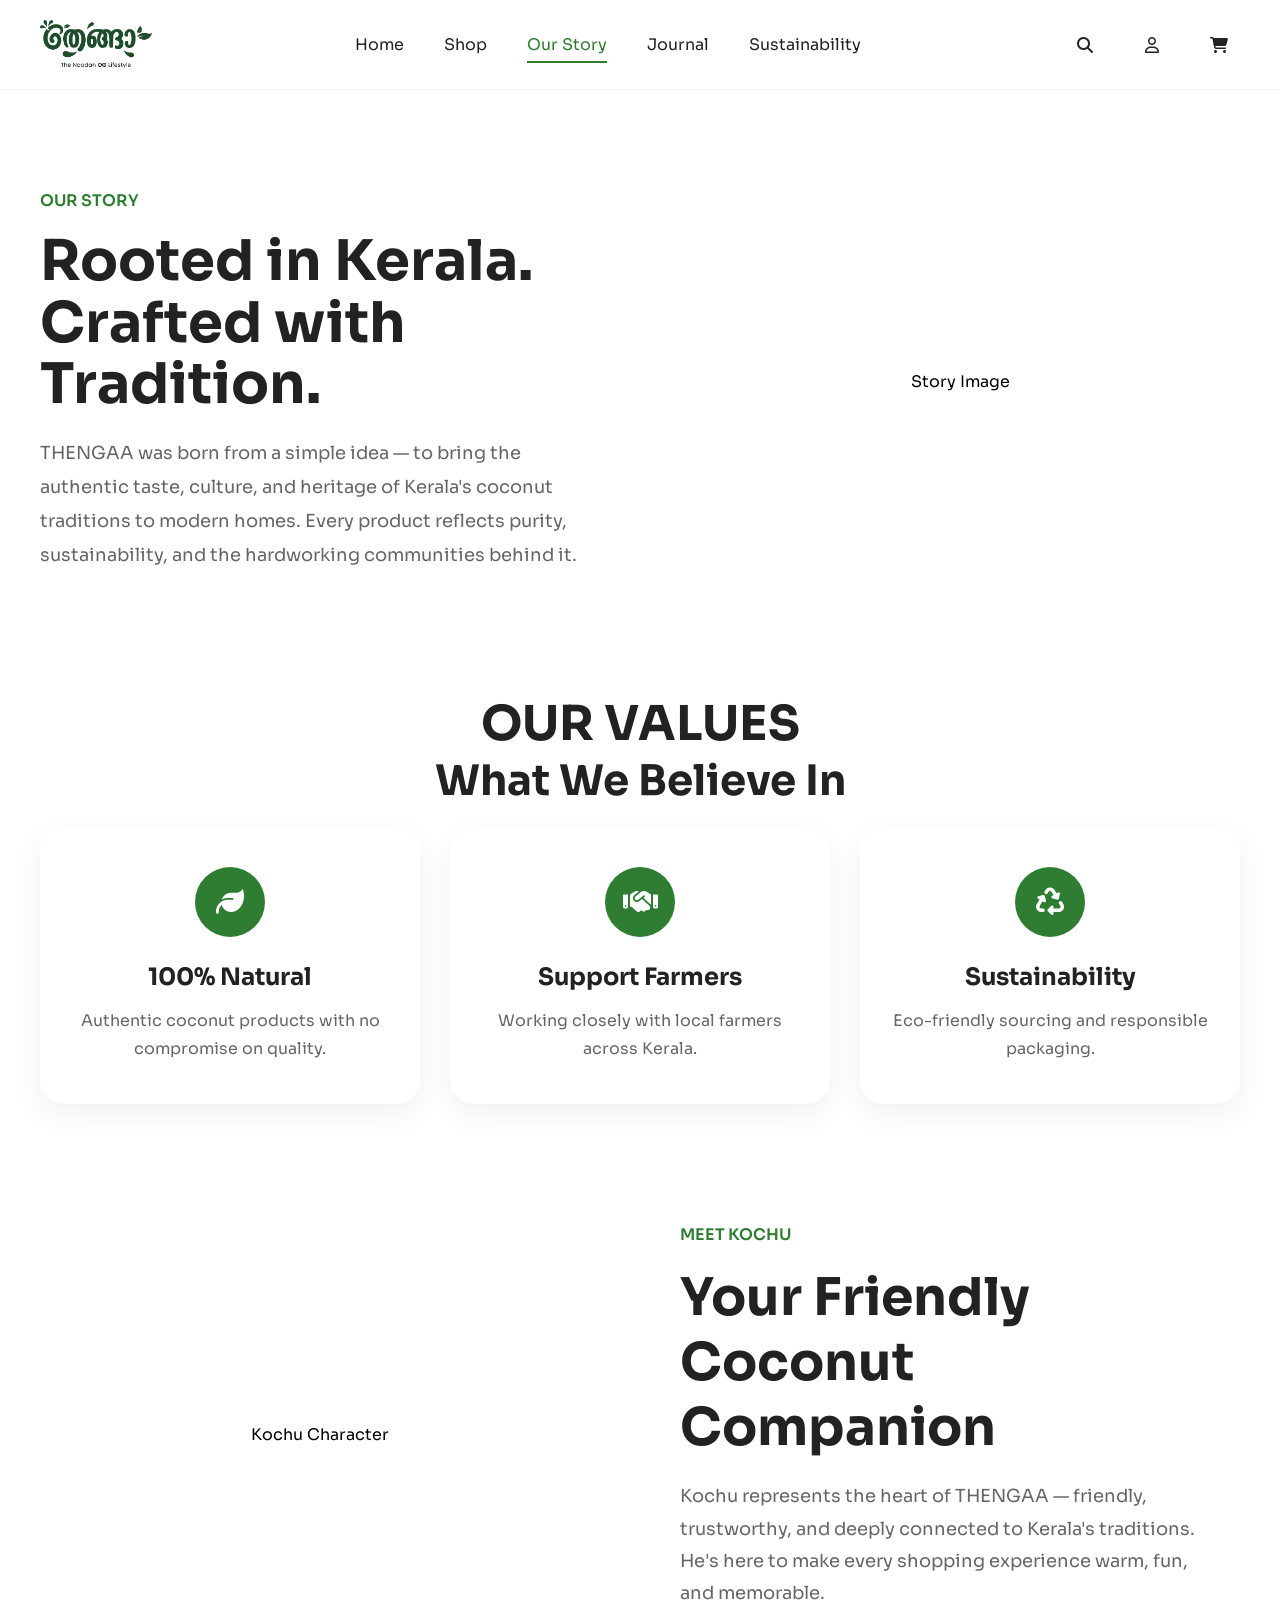
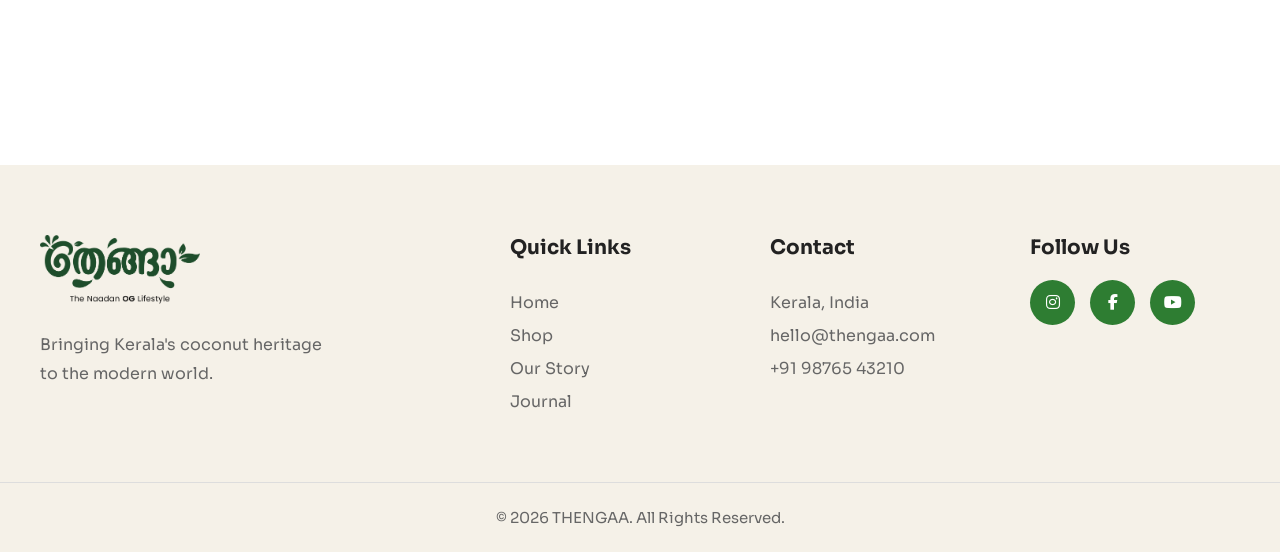
<file: our-story.html>
<!DOCTYPE html>
<html lang="en">

<head>
    <meta charset="UTF-8">
    <meta name="viewport" content="width=device-width, initial-scale=1.0">
    <title>THENGAA Ourstory</title>
    <link rel="stylesheet" href="CSS/style.css">

    <link rel="preconnect" href="https://fonts.googleapis.com">
    <link rel="preconnect" href="https://fonts.gstatic.com" crossorigin>

    <link href="https://fonts.googleapis.com/css2?family=Sora:wght@300;400;500;600;700;800&display=swap"
        rel="stylesheet">

    <link rel="stylesheet" href="https://cdnjs.cloudflare.com/ajax/libs/font-awesome/6.7.2/css/all.min.css">

</head>

<body>
    <header>
        <div class="logo">
            <img src="IMAGES/LOGO.png" alt="THENGAA Logo">
        </div>
        <nav>
            <ul>
                <li><a href="index.html">Home</a></li>
                <li><a href="shop.html">Shop</a></li>
                <li><a href="our-story.html"class="active">Our Story</a></li>
                <li><a href="#">Journal</a></li>
                <li><a href="#">Sustainability</a></li>
            </ul>
        </nav>

        <div class="header-icons">

            <a href="#"><i class="fa-solid fa-magnifying-glass"></i></a>

            <a href="#"><i class="fa-regular fa-user"></i></a>

            <a href="#"><i class="fa-solid fa-cart-shopping"></i></a>

        </div>


    </header>

    <!-- OUR STORY -->

    <section class="our-story">

        <div class="story-content">

            <p class="section-tag">OUR STORY</p>

            <h1>Rooted in Kerala. Crafted with Tradition.</h1>

            <p class="story-text">
                THENGAA was born from a simple idea — to bring the authentic taste,
                culture, and heritage of Kerala's coconut traditions to modern homes.
                Every product reflects purity, sustainability, and the hardworking
                communities behind it.
            </p>

        </div>

        <div class="story-image">

            <div class="image-placeholder">
                Story Image
            </div>

        </div>

    </section>



    <!-- OUR VALUES -->

    <section class="our-values">

        <div class="section-title">

            <p>OUR VALUES</p>

            <h2>What We Believe In</h2>

        </div>

        <div class="values-grid">

            <div class="value-card">

                <i class="fa-solid fa-leaf"></i>

                <h3>100% Natural</h3>

                <p>Authentic coconut products with no compromise on quality.</p>

            </div>

            <div class="value-card">

                <i class="fa-solid fa-handshake"></i>

                <h3>Support Farmers</h3>

                <p>Working closely with local farmers across Kerala.</p>

            </div>

            <div class="value-card">

                <i class="fa-solid fa-recycle"></i>

                <h3>Sustainability</h3>

                <p>Eco-friendly sourcing and responsible packaging.</p>

            </div>

        </div>

    </section>



    <!-- MEET KOCHU -->

    <section class="brand-kochu">

        <div class="kochu-image">

            <div class="kochu-placeholder">
                Kochu Character
            </div>

        </div>

        <div class="kochu-content">

            <p class="section-tag">MEET KOCHU</p>

            <h2>Your Friendly Coconut Companion</h2>

            <p class="kochu-text">

                Kochu represents the heart of THENGAA — friendly,
                trustworthy, and deeply connected to Kerala's traditions.
                He's here to make every shopping experience warm,
                fun, and memorable.

            </p>

        </div>

    </section>

    <footer class="footer">

        <div class="footer-container">

            <div class="footer-logo">

                <img src="IMAGES/LOGO.png" alt="THENGAA Logo">

                <p>
                    Bringing Kerala's coconut heritage
                    to the modern world.
                </p>

            </div>

            <div class="footer-links">

                <h3>Quick Links</h3>

                <a href="#">Home</a>
                <a href="#">Shop</a>
                <a href="#">Our Story</a>
                <a href="#">Journal</a>

            </div>

            <div class="footer-contact">

                <h3>Contact</h3>

                <p>Kerala, India</p>
                <p>hello@thengaa.com</p>
                <p>+91 98765 43210</p>

            </div>

            <div class="footer-social">

                <h3>Follow Us</h3>

                <div class="social-icons">

                    <a href="#"><i class="fa-brands fa-instagram"></i></a>

                    <a href="#"><i class="fa-brands fa-facebook-f"></i></a>

                    <a href="#"><i class="fa-brands fa-youtube"></i></a>

                </div>

            </div>

        </div>

        <div class="footer-bottom">

            © 2026 THENGAA. All Rights Reserved.

        </div>

    </footer>

</body>

</html>
</file>
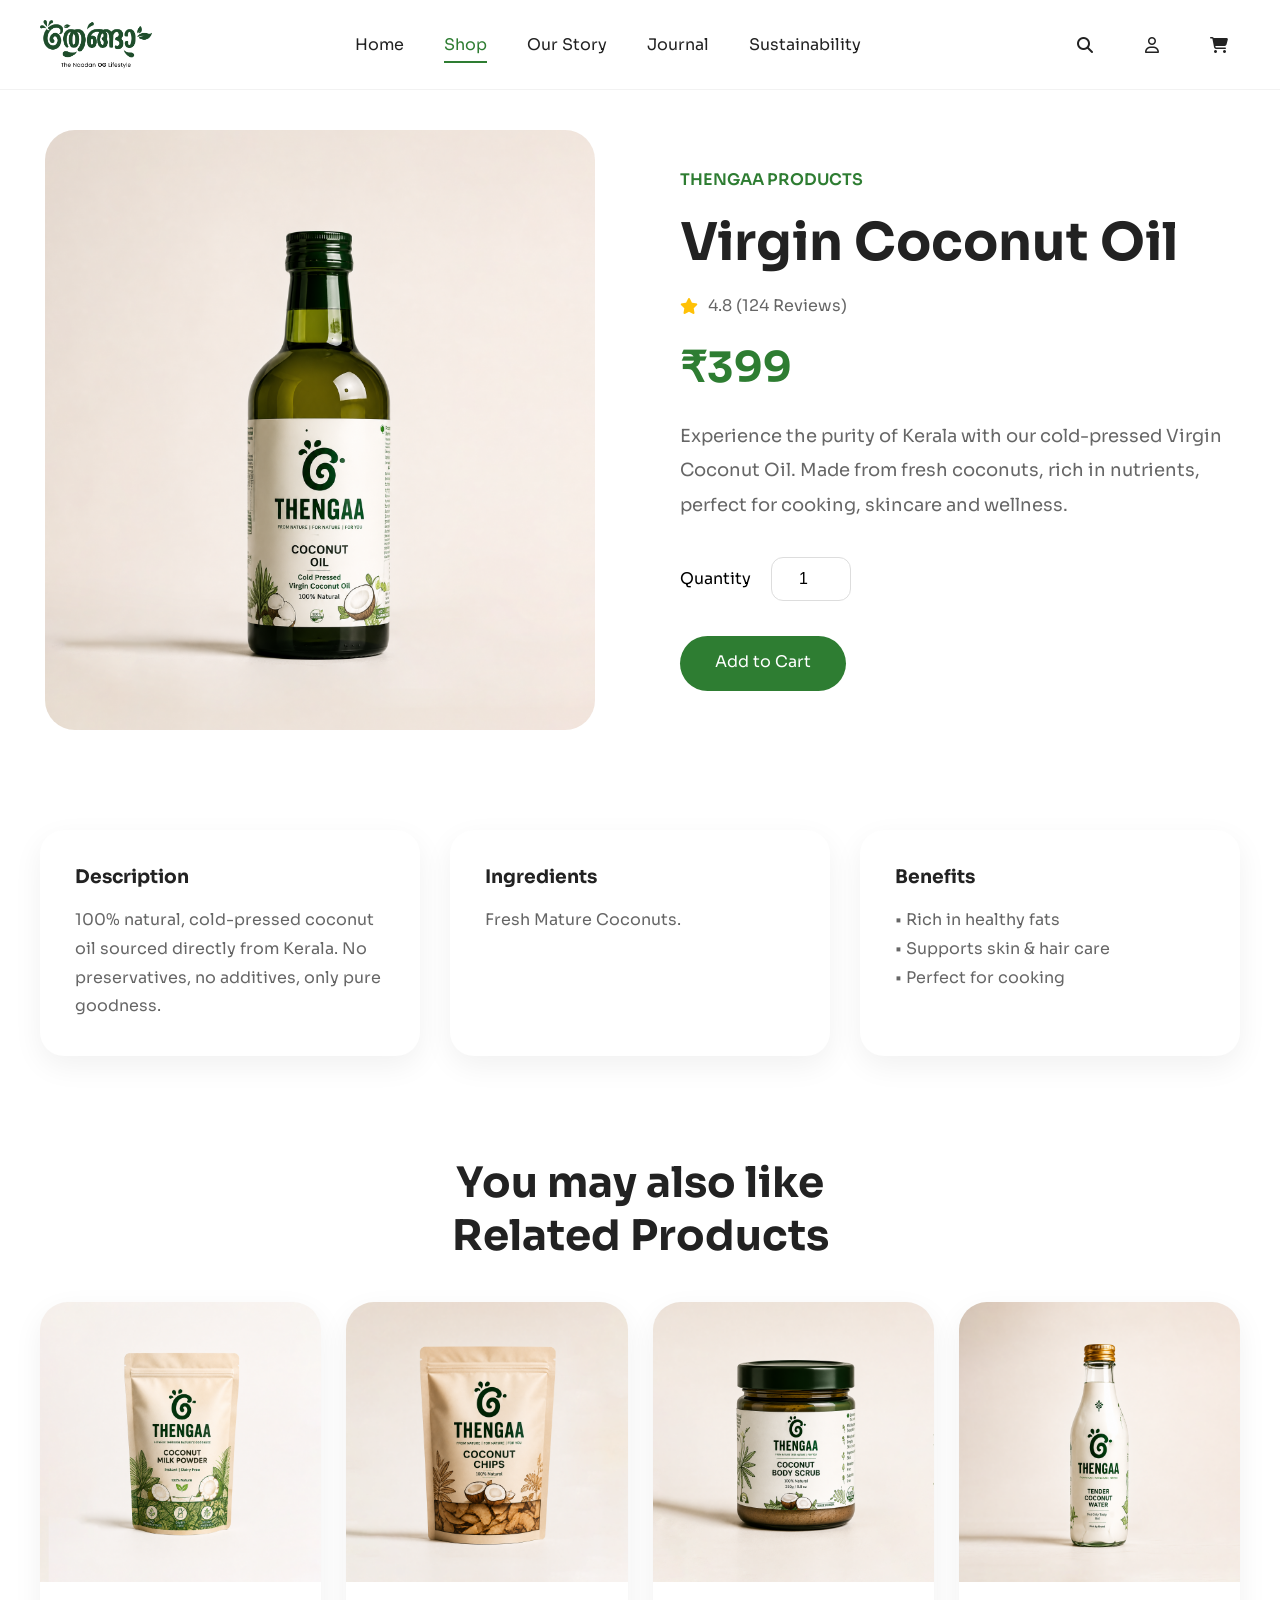
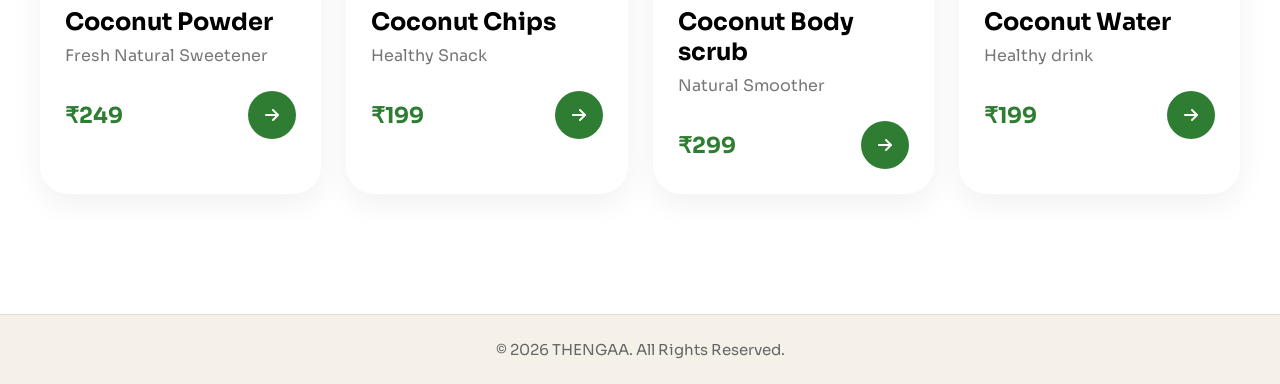
<file: product.html>
<!DOCTYPE html>
<html lang="en">

<head>

    <meta charset="UTF-8">
    <meta name="viewport" content="width=device-width, initial-scale=1.0">

    <title>THENGAA | Product</title>

    <link rel="stylesheet" href="CSS/style.css">

    <link href="https://fonts.googleapis.com/css2?family=Sora:wght@300;400;500;600;700;800&display=swap"
        rel="stylesheet">

    <link rel="stylesheet" href="https://cdnjs.cloudflare.com/ajax/libs/font-awesome/6.7.2/css/all.min.css">

</head>


<body>


    <!-- HEADER -->

    <header>

        <div class="logo">
            <img src="IMAGES/LOGO.png">
        </div>


        <nav>

            <ul>

                <li><a href="index.html">Home</a></li>
                <li><a href="shop.html" class="active">Shop</a></li>
                <li><a href="#">Our Story</a></li>
                <li><a href="#">Journal</a></li>
                <li><a href="#">Sustainability</a></li>

            </ul>

        </nav>


        <div class="header-icons">

            <a href="#"><i class="fa-solid fa-magnifying-glass"></i></a>

            <a href="#"><i class="fa-regular fa-user"></i></a>

            <a href="#"><i class="fa-solid fa-cart-shopping"></i></a>

        </div>


    </header>

    <!-- PRODUCT DETAILS -->

    <section class="product-details">

        <div class="product-image-area">

            <div class="product-main-image">
                <img src="IMAGES/coconut oil.png" alt="coconut oil">
            </div>

        </div>


        <div class="product-content">

            <p class="section-tag">THENGAA PRODUCTS</p>

            <h1>Virgin Coconut Oil</h1>

            <div class="product-rating">

                <i class="fa-solid fa-star"></i>

                <span>4.8 (124 Reviews)</span>

            </div>


            <h2 class="product-price">
                ₹399
            </h2>


            <p class="product-description">

                Experience the purity of Kerala with our cold-pressed Virgin Coconut Oil.
                Made from fresh coconuts, rich in nutrients, perfect for cooking,
                skincare and wellness.

            </p>


            <div class="quantity">

                <span>Quantity</span>

                <input type="number" value="1" min="1">

            </div>


            <div class="product-buttons">

                <a href="#" class="btn-primary">
                    Add to Cart
                </a>

                <a href="#" class="btn-secondary">
                    Buy Now
                </a>

            </div>

        </div>

    </section>



    <!-- PRODUCT INFO -->

    <section class="product-info-section">

        <div class="info-card">

            <h3>Description</h3>

            <p>
                100% natural, cold-pressed coconut oil sourced directly from Kerala.
                No preservatives, no additives, only pure goodness.
            </p>

        </div>


        <div class="info-card">

            <h3>Ingredients</h3>

            <p>
                Fresh Mature Coconuts.
            </p>

        </div>


        <div class="info-card">

            <h3>Benefits</h3>

            <p>

                • Rich in healthy fats <br>
                • Supports skin & hair care <br>
                • Perfect for cooking

            </p>

        </div>

    </section>



    <!-- RELATED PRODUCTS -->

    <section class="featured-products">

        <div class="section-title">

            <h2>You may also like</h2>

            <h2>Related Products</h2>

        </div>

        <div class="product-grid">
            <div class="product-card">

                <div class="product-image">
                    <img src="IMAGES/milk pwder.png" alt="Coconut Milk powder">
                </div>

                <div class="product-info">

                    <h3>Coconut Powder</h3>

                    <p>Fresh Natural Sweetener</p>

                    <div class="product-bottom">

                        <span>₹249</span>

                        <a href="product.html">
                            <i class="fa-solid fa-arrow-right"></i>
                        </a>

                    </div>


                </div>

            </div>





            <div class="product-card">

                <div class="product-image">
                    <img src="IMAGES/chips.png" alt="Coconut Chips">
                </div>


                <div class="product-info">

                    <h3>Coconut Chips</h3>

                    <p>Healthy Snack</p>


                    <div class="product-bottom">

                        <span>₹199</span>

                        <a href="product.html">
                            <i class="fa-solid fa-arrow-right"></i>
                        </a>

                    </div>


                </div>

            </div>






            <div class="product-card">

                <div class="product-image">
                    <img src="IMAGES/body scrub.png" alt="Coconut Body Scrub">
                </div>


                <div class="product-info">

                    <h3>Coconut Body scrub</h3>

                    <p>Natural Smoother</p>


                    <div class="product-bottom">

                        <span>₹299</span>

                        <a href="product.html">
                            <i class="fa-solid fa-arrow-right"></i>
                        </a>

                    </div>

                </div>

            </div>

            <div class="product-card">

                <div class="product-image">
                    <img src="IMAGES/waterr.png" alt="Coconut Chips">
                </div>


                <div class="product-info">

                    <h3>Coconut Water</h3>

                    <p>Healthy drink</p>


                    <div class="product-bottom">

                        <span>₹199</span>

                        <a href="product.html">
                            <i class="fa-solid fa-arrow-right"></i>
                        </a>

                    </div>


                </div>

            </div>

            

        </div>

    </section>

    <!-- FOOTER -->


    <footer class="footer">


        <div class="footer-bottom">

            © 2026 THENGAA. All Rights Reserved.

        </div>


    </footer>


</body>

</html>
</file>
<file: CSS/style.css>
/* Reset */

* {
    margin: 0;
    padding: 0;
    box-sizing: border-box;
}

body {
    font-family: 'Sora', sans-serif;
}

/* Header */

header {
    width: 100%;
    max-width: none;
    height: 90px;
    margin: 0 auto;
    padding: 0 40px;

    display: flex;
    justify-content: space-between;
    align-items: center;

    background: transparent;
    backdrop-filter: blur(100px);
    background-color: white;

    position: sticky;
    top: 0;
    z-index: 1000;

    border-bottom: 1px solid rgba(0, 0, 0, 0.05);
}

.logo img {
    height: 50px;
    width: auto;
    display: block;
    transition: .3s;
}

.logo img:hover {

    transform: scale(1.05);
}

nav ul {
    list-style: none;
    display: flex;
    gap: 40px;
}

nav ul li a {
    text-decoration: none;
    color: #222;
    font-size: 16px;
    font-weight: 400;
    transition: 0.3s;
    position: relative;

}

nav ul li a::after {

    content: "";

    position: absolute;

    left: 0;
    bottom: -8px;

    width: 0;
    height: 2px;

    background: #2E7D32;

    transition: .3s;

}

nav ul li a:hover::after {

    width: 100%;

}

nav ul li a:hover {
    color: #2E7D32;
}

nav ul li a.active {
    color: #2E7D32;
}

nav ul li a.active::after {
    width: 100%;
}

.header-icons {
    display: flex;
    align-items: center;
    gap: 25px;
}

.header-icons a {

    width: 42px;
    height: 42px;

    border-radius: 50%;

    display: flex;
    justify-content: center;
    align-items: center;

    color: #222;
    text-decoration: none;

    transition: .3s;

}

.header-icons a:hover {

    background: #2E7D32;
    color: white;

    transform: translateY(-3px);

}

.hero{
    min-height:100vh;
margin-top: -90px;
    display:flex;
    align-items:center;
    justify-content:flex-start;

    position:relative;

    padding:0 10%;

    background:url("../IMAGES/heroobgnww.jpg") center center/cover no-repeat;
}

.hero-content{
    position:relative;
    z-index:2;
    max-width:1350px;
    width:100%;
}

.hero::before{
    content: "";
    position: absolute;
    inset: 0;

    background: linear-gradient(
        90deg,
        rgba(0,0,0,.65) 0%,
        rgba(0,0,0,.45) 35%,
        rgba(0,0,0,.15) 60%,
        rgba(0,0,0,0) 100%
    );

    z-index: 1;
}

.hero-text{
    position:relative;
    z-index:2;

    max-width:560px;

    margin-top:60px;   /* Content മുകളിലേക്ക് */
}

.tagline {
    color:#6EDC72;
    font-size: 18px;
    font-weight: 600;
    margin-bottom: 15px;
}

.hero-text h1{
    font-size:54px;     /* മുമ്പ് 64px */

    line-height:1.08;

    font-weight:700;
    max-width: 580px;

    margin-bottom:24px;

    color:#fff;

    letter-spacing:-2px;

    text-shadow:0 4px 15px rgba(0,0,0,.45);
}

.hero-text h1 span {
    color:#6EDC72;
}

.description {
    font-size: 17px;
    color: #fff;
    text-shadow: 0 2px 10px rgba(0,0,0,.4);
    max-width: 480px;
    line-height: 1.7;
    margin-bottom: 35px;

}

.hero-buttons {
    display: flex;
    gap: 20px;
    margin-top: 30px;
}

.btn-primary {
    background: #2E7D32;
    color: white;
    padding: 15px 35px;
    text-decoration: none;
    border-radius: 50px;
    transition: .3s;
}

.btn-primary:hover {
    background: #1B5E20;
}

.btn-secondary {
    border:2px solid #fff;
    color:#fff;
    padding: 15px 35px;
    text-decoration: none;
    border-radius: 50px;
    transition: .3s;
}

.btn-secondary:hover {
    background:#fff;
    color:#2E7D32;
}


.hero {
    position: relative;
    overflow: hidden;
}

.bg-circle {
    position: absolute;
    border-radius: 50%;
    background: #2E7D32;
    opacity: .05;
    z-index: -1;
}

.circle1 {
    width: 320px;
    height: 320px;
    top: -120px;
    right: 180px;
}

.circle2 {
    width: 220px;
    height: 220px;
    bottom: -80px;
    left: -60px;
}

.hero-features{
    display:flex;
    align-items:flex-start;
    gap:45px;
width: max-content;
    margin-top:70px;

    padding:0;

    background:none;
    backdrop-filter:none;
    border:none;
    border-radius:0;
}

.feature{
    display:flex;
    align-items:center;
    gap:14px;

    flex:none;
}

.feature i{
    width:56px;
    height:56px;

    display:flex;
    justify-content:center;
    align-items:center;

    border-radius:50%;

    background:rgba(255,255,255,.08);

    color:#55d66b;

    font-size:22px;

    border:none;
    box-shadow:none;
}

.feature:hover i {
    background: #2E7D32;
    color: white;
    transform: translateY(-5px) scale(1.05);
}

.feature h4{
    color:#fff;
    font-size:18px;
    font-weight:700;
    line-height:1.2;
    margin-bottom:4px;
}

.feature p{
    color:#d9d9d9;
    font-size:15px;
    line-height:1.4;
}


/* ===========================
   Categories Section
=========================== */

.categories {
    max-width: 1400px;
    margin: 100px auto;
    padding: 0 40px;
    margin-top: 60px;
}

.section-title {
    text-align: center;
    margin-bottom: 60px;
}

.section-title h2 {
    font-size: 42px;
    color: #222;
    font-weight: 700;
}

.category-grid {
    display: grid;
    grid-template-columns: repeat(4, 1fr);
    gap: 30px;
    margin-top: 40px;
}

.category-card {
    background: #fff;
    border-radius: 24px;
    overflow: hidden;
    box-shadow: 0 8px 30px rgba(0, 0, 0, .06);
    transition: .4s ease;
}

.category-card:hover {

    transform: translateY(-12px);

    box-shadow: 0 25px 60px rgba(0, 0, 0, .10);

}

.category-placeholder {

    height: 260px;

    background: linear-gradient(135deg, #F8F5EE, #EEE7DA);

    display: flex;

    justify-content: center;

    align-items: center;

    color: #999;

    font-size: 22px;

}

.category-card {

    cursor: pointer;

}

.category-content {
    padding: 25px;
    display: flex;
    justify-content: space-between;
    align-items: center;
}

.category-content h3 {
    font-size: 22px;
    margin-bottom: 6px;
}

.category-content p {
    color: #777;
    font-size: 15px;
}

.category-content a {
    width: 48px;
    height: 48px;
    border-radius: 50%;
    background: #2E7D32;
    color: white;
    display: flex;
    justify-content: center;
    align-items: center;
    text-decoration: none;
    transition: .3s;
}

.category-content a:hover {

    transform: rotate(-45deg) scale(1.08);

    background: #1B5E20;

}

.category-image{
    width: 100%;
    height: 360px;   /* image area height */
    overflow: hidden;
}

.category-image img{
    width: 100%;
    height: 100%;
    object-fit: cover;
    display: block;
    transition: .4s ease;
}

.category-card:hover .category-image img{
    transform: scale(1.08);
}

/* ==========================
   WHY THENGAA
========================== */

.why-thengaa {

    max-width: 1400px;
    margin: 120px auto;
    padding: 0 40px;
    margin-top: 60px;

    display: flex;
    justify-content: space-between;
    align-items: center;
    gap: 80px;

}

.why-left {

    flex: 1;

}

.section-tag {

    color: #2E7D32;
    font-size: 16px;
    font-weight: 600;
    margin-bottom: 18px;

}

.why-left h2 {

    font-size: 56px;

    line-height: 1.1;

    font-weight: 700;

    letter-spacing: -1.5px;

    color: #222;

    margin-bottom: 25px;

}

.why-description{

    max-width:560px;

    color:#666;

    font-size:18px;

    line-height:1.9;

    margin-bottom:40px;

}

.learn-btn {

    display: inline-block;

    padding: 15px 35px;

    background: #2E7D32;

    color: white;

    text-decoration: none;

    border-radius: 50px;

    transition: .3s;

}

.learn-btn:hover{

    background:#1B5E20;

    transform:translateY(-3px);

    box-shadow:0 15px 35px rgba(46,125,50,.25);

}

.why-right {

    flex: 1;

    display: flex;

    justify-content: center;

}

.image-box{
    width: 500px;
    height: 420px;

    border-radius: 30px;
    overflow: hidden;

    box-shadow: 0 25px 60px rgba(0,0,0,.08);
    transition: .4s ease;
}

.image-box img{
    width: 100%;
    height: 100%;
    object-fit: cover;
    display: block;
}

.image-box:hover{
    transform: translateY(-10px);
    box-shadow: 0 35px 70px rgba(0,0,0,.12);
}

.image-box:hover img{
    transform: scale(1.05);
    transition: .4s ease;
}

/* ===========================
   Featured Products
=========================== */

.featured-products {

    max-width: 1400px;
    margin: 120px auto;
    padding: 0 40px;
    margin-top: 40px;

}

.product-grid {

    display: grid;
    grid-template-columns: repeat(4, 1fr);
    gap: 25px;
    margin-top: 40px;

}

.product-card {

    background: white;

    border-radius: 28px;

    overflow: hidden;

    box-shadow: 0 10px 30px rgba(0, 0, 0, .06);

    transition: .35s;

}

.product-card:hover {

    transform: translateY(-12px);

}

.product-image{
    height: 280px;
    overflow: hidden;
    background: #f3f3f3;
}

.product-image img{
    width: 100%;
    height: 100%;
    object-fit: cover;
    display: block;
    transition: .4s ease;
}

.product-card:hover .product-image img{
    transform: scale(1.08);
}

.product-info {

    padding: 25px;

}

.product-info h3 {

    font-size: 24px;

    margin-bottom: 8px;

}

.product-info p {

    color: #777;

    margin-bottom: 25px;

}

.product-bottom {

    display: flex;

    justify-content: space-between;

    align-items: center;

}

.product-bottom span {

    font-size: 22px;

    font-weight: 700;

    color: #2E7D32;

}

.product-bottom a {

    width: 48px;

    height: 48px;

    background: #2E7D32;

    color: white;

    border-radius: 50%;

    display: flex;

    justify-content: center;

    align-items: center;

    text-decoration: none;

    transition: .3s;

}

.product-bottom a:hover {

    transform: rotate(-45deg);

}

@media (max-width:1200px){
    .product-grid{
        grid-template-columns: repeat(2,1fr);
    }
}

@media (max-width:768px){
    .product-grid{
        grid-template-columns: 1fr;
    }
}

/* ===========================
   SUSTAINABILITY
=========================== */
/* 
.sustainability{

    max-width:1400px;
    margin:120px auto;
    padding:0 40px;

    display:flex;
    align-items:center;
    justify-content:space-between;

    gap:80px;

}

.sustainability-image,
.sustainability-content{

    flex:1;

}

.sustainability-image{

    display:flex;
    justify-content:center;

}

.sustainability-content h2{

    font-size:52px;
    line-height:1.15;

    margin:20px 0;

    color:#222;

}

.sustainability-content p{

    font-size:18px;

    color:#666;

    line-height:1.8;

    margin-bottom:35px;

}

.sustainability-list{

    display:flex;
    flex-direction:column;

    gap:22px;

    margin-bottom:40px;

}

.list-item{

    display:flex;
    align-items:center;

    gap:18px;

}

.list-item i{

    width:50px;
    height:50px;

    border-radius:50%;

    background:#2E7D32;

    color:white;

    display:flex;
    justify-content:center;
    align-items:center;

    font-size:20px;

}

.list-item span{

    font-size:18px;
    font-weight:500;

} */

/* ===========================
   MEET KOCHU
=========================== */

.meet-kochu {
    max-width: 1400px;
    margin: 120px auto;
    padding: 0 40px;

    display: flex;
    align-items: center;
    justify-content: space-between;
    gap: 80px;
}

.kochu-content,
.kochu-image {
    flex: 1;
}

.kochu-content h2 {
    font-size: 52px;
    color: #222;
    margin: 20px 0;
}

.kochu-text {
    max-width: 540px;
    font-size: 18px;
    line-height: 1.8;
    color: #666;
    margin-bottom: 35px;
}

.kochu-image {
    display: flex;
    justify-content: center;
}

.kochu-image {
    display: flex;
    justify-content: center;
    align-items: center;
}

.kochu-image img {
    width: 430px;
    height: 520px;
    object-fit: cover;   /* full image fill cheyyan */
    border-radius: 30px;
    box-shadow: 0 20px 50px rgba(110, 90, 90, 0.08);
    transition: .4s ease;
}

.kochu-image img:hover {
    transform: translateY(-10px);
}

/* ===========================
   FOOTER
=========================== */

.footer {

    margin-top: 120px;

    background: #F5F1E8;
    color: #222;

}

.footer-container {

    max-width: 1400px;

    margin: auto;

    padding: 70px 40px;

    display: grid;

    grid-template-columns: 2fr 1fr 1fr 1fr;

    gap: 50px;

}

.footer-logo img {

    width: 160px;

    margin-bottom: 20px;

}

.footer-logo p {

    color: #666;

    line-height: 1.8;

    max-width: 300px;

}

.footer h3 {

    margin-bottom: 20px;

    font-size: 20px;

    color: #222;

}

.footer-links,
.footer-contact {

    display: flex;

    flex-direction: column;

    gap: 12px;

}

.footer-links a {

    color: #666;

    text-decoration: none;

    transition: .3s;

}

.footer-links a:hover {

    color: #2E7D32;

}

.footer-contact p {

    color: #666;

}

.social-icons {

    display: flex;

    gap: 15px;

}

.social-icons a {

    width: 45px;

    height: 45px;

    border-radius: 50%;

    background: #2E7D32;

    color: white;

    display: flex;

    justify-content: center;

    align-items: center;

    text-decoration: none;

    transition: .3s;

}

.social-icons a:hover {

    transform: translateY(-5px);

}

.footer-bottom {

    border-top: 1px solid #ddd;

    text-align: center;

    padding: 25px;

    color: #666;

    font-size: 15px;

}

.kochu {

    width: 100%;
    max-width: 480px;

    filter: drop-shadow(0 25px 50px rgba(0, 0, 0, .15));

    transition: .4s ease;

    animation: float 4s ease-in-out infinite;

}

.kochu:hover {

    transform: translateY(-8px);

}

@keyframes float {

    0%,
    100% {
        transform: translateY(0);
    }

    50% {
        transform: translateY(-10px);
    }

}

.section-title {

    font-size: 48px;

    font-weight: 700;

    color: #222;

    margin-bottom: 20px;

    text-align: center;

}

.section-description {

    font-size: 18px;

    color: #666;

    max-width: 650px;

    margin: 0 auto 60px;

    text-align: center;

    line-height: 1.8;

}

/* ===========================
   SHOP PAGE
=========================== */


.shop-hero{
    max-width:1400px;
    margin:120px auto;
    height:600px;

    background:
        /* linear-gradient(rgba(0,0,0,.35),rgba(0,0,0,.35)), */
        url("../IMAGES/shopp.png");

    background-size:cover;
    background-position:center;
    background-repeat:no-repeat;

    border-radius:40px;
    padding:70px;
    margin-top: 25px;
}


.shop-hero h1 {

    font-size:64px;
    line-height:1.1;

    color:#ffffff;

    margin:20px 0;


}


.shop-hero p {

    font-size:18px;
    color:#6EDC72;

    max-width:500px;

    line-height:1.8;
    position: relative;

}


.shop-hero-image{
    width: 100%;
    max-width: 550px;
    height: 420px;
    border-radius: 30px;
    overflow: hidden;
}

.shop-hero-image img{
    width: 100%;
    height: 100%;
    object-fit: cover;   /* image full fill cheyyum */
    display: block;
}
.shop-hero{
    display: flex;
    justify-content: space-between;
    align-items: center;
    gap: 80px;
}

.shop-hero-content,
.shop-hero-image{
    flex: 1;
    object-fit: contain;
}





/* FILTER */


.shop-filter {

    max-width:1400px;

    margin:60px auto;

    padding:0 40px;

    display:flex;

    justify-content:center;

    gap:20px;

}



.shop-filter button {


    padding:14px 30px;

    border-radius:50px;

    border:1px solid #ddd;

    background:white;

    font-family:'Sora';

    font-size:16px;

    cursor:pointer;

    transition:.3s;

}



.shop-filter button:hover,
.shop-filter button.active {


    background:#2E7D32;

    color:white;

    border-color:#2E7D32;


}




/* SHOP PRODUCTS */


.shop-products {

    max-width:1400px;

    margin:100px auto;

    padding:0 40px;

}



.shop-products .product-grid {


    display:grid;

    grid-template-columns:repeat(3,1fr);

    gap:35px;


}



.shop-products .product-card {


    background:white;

    border-radius:28px;

    overflow:hidden;

    box-shadow:0 10px 30px rgba(0,0,0,.06);

    transition:.3s;


}



.shop-products .product-card:hover {


    transform:translateY(-10px);

    box-shadow:0 25px 50px rgba(0,0,0,.12);


}



.shop-products .product-image {


    height:320px;

    background:linear-gradient(135deg,#F8F5EE,#EEE7DA);

    display:flex;

    justify-content:center;

    align-items:center;

    color:#999;

    font-size:22px;


}



.shop-products .product-info {


    padding:30px;

}



.shop-products .product-info h3 {


    font-size:24px;

    margin-bottom:10px;


}



.shop-products .product-info p {


    color:#777;

    margin-bottom:25px;


}



.shop-products .product-bottom a {


    background:#2E7D32;

    width:50px;

    height:50px;

    border-radius:50%;

    color:white;

    display:flex;

    justify-content:center;

    align-items:center;

    text-decoration:none;

    transition:.3s;


}



.shop-products .product-bottom a:hover {


    transform:rotate(-45deg);


}

.product-scroll {

    display:flex;
    gap:30px;

    overflow-x:auto;

    scroll-behavior:smooth;

    padding-bottom:20px;

}


.product-scroll::-webkit-scrollbar{

    height:8px;

}


.product-scroll::-webkit-scrollbar-thumb{

    background:#2E7D32;

    border-radius:20px;

}


.product-scroll .product-card{

    min-width:320px;

    flex-shrink:0;

}

.shop-toolbar{

    max-width:1400px;
    margin:40px auto;
    padding:0 40px;

    display:flex;
    justify-content:space-between;
    align-items:center;
    gap:20px;

}

.shop-toolbar input{

    width:350px;
    padding:15px 20px;

    border:1px solid #ddd;
    border-radius:50px;
    outline:none;

    font-family:'Sora',sans-serif;

}

.shop-toolbar select{

    padding:15px 20px;

    border:1px solid #ddd;
    border-radius:50px;

    font-family:'Sora',sans-serif;
    cursor:pointer;

}

.product-scroll{

    display:flex;
    gap:30px;

    overflow-x:auto;
    scroll-behavior:smooth;

    scrollbar-width:none;   /* Firefox */

}

.product-scroll::-webkit-scrollbar{

    display:none;           /* Chrome, Edge, Safari */

}

.product-scroll .product-card{

    min-width:320px;
    flex-shrink:0;

}

/* ===========================
   PRODUCT DETAILS PAGE
=========================== */

.product-details{

    max-width:1400px;
    margin:100px auto;
    padding:0 40px;
margin-top: 40px;
    display:flex;
    justify-content:space-between;
    align-items:center;

    gap:80px;

}

.product-image-area{

    flex:1;

    display:flex;
    justify-content:center;

}

.product-main-image{
    width:100%;
    max-width:550px;
    height:600px;
    border-radius:30px;
    overflow:hidden;
    background:#F5F1E8;
}

.product-main-image img{
    width:100%;
    height:100%;
    object-fit:cover;      /* contain → cover */
    object-position:center;
    display:block;
}

.product-main-image:hover img{
    transform:scale(1.05);
}

.product-content{

    flex:1;

}

.product-content h1{

    font-size:52px;

    color:#222;

    margin:20px 0;

}

.product-rating{

    display:flex;
    align-items:center;

    gap:10px;

    margin-bottom:25px;

}

.product-rating i{

    color:#FFC107;

}

.product-rating span{

    color:#666;

}

.product-price{

    font-size:42px;

    color:#2E7D32;

    margin-bottom:25px;

}

.product-description{

    color:#666;

    font-size:18px;

    line-height:1.9;

    margin-bottom:35px;

}

.quantity{

    display:flex;
    align-items:center;

    gap:20px;

    margin-bottom:35px;

}

.quantity input{

    width:80px;

    padding:12px;

    border:1px solid #ddd;

    border-radius:12px;

    font-size:16px;

    text-align:center;

}

.product-buttons{

    display:flex;

    gap:20px;

}



/* ===========================
   PRODUCT INFO
=========================== */

.product-info-section{

    max-width:1400px;

    margin:100px auto;

    padding:0 40px;

    display:grid;

    grid-template-columns:repeat(3,1fr);

    gap:30px;

}

.info-card{

    background:white;

    padding:35px;

    border-radius:24px;

    box-shadow:0 10px 30px rgba(0,0,0,.06);

    transition:.3s;

}

.info-card:hover{

    transform:translateY(-8px);

}

.info-card h3{

    margin-bottom:18px;

    color:#222;

}

.info-card p{

    color:#666;

    line-height:1.8;

}

/* ===========================
   CART PAGE
=========================== */

.cart-page{

    max-width:1400px;
    margin:100px auto;
    padding:0 40px;

}

.cart-container{

    margin-top:60px;

    display:flex;
    justify-content:space-between;
    align-items:flex-start;

    gap:50px;

}

.cart-items{

    flex:2;

    display:flex;
    flex-direction:column;

    gap:30px;

}

.cart-item{

    display:flex;
    align-items:center;
    justify-content:space-between;

    gap:25px;

    padding:25px;

    background:#fff;

    border-radius:24px;

    box-shadow:0 10px 30px rgba(0,0,0,.06);

    transition:.3s;

}

.cart-item:hover{

    transform:translateY(-5px);

}

.cart-image{

    width:140px;
    height:140px;

    border-radius:20px;

    background:linear-gradient(135deg,#F8F5EE,#EEE7DA);

    display:flex;
    justify-content:center;
    align-items:center;

    color:#999;

    flex-shrink:0;

}

.cart-details{

    flex:1;

}

.cart-details h3{

    font-size:24px;

    margin-bottom:10px;

    color:#222;

}

.cart-details p{

    color:#777;

    margin-bottom:12px;

}

.cart-details span{

    font-size:22px;

    font-weight:700;

    color:#2E7D32;

}

.cart-quantity{

    display:flex;
    align-items:center;

    gap:12px;

}

.cart-quantity button{

    width:42px;
    height:42px;

    border:none;

    border-radius:50%;

    background:#2E7D32;

    color:white;

    cursor:pointer;

    font-size:18px;

}

.cart-quantity input{

    width:60px;

    padding:10px;

    border:1px solid #ddd;

    border-radius:10px;

    text-align:center;

}



/* ===========================
   ORDER SUMMARY
=========================== */

.cart-summary{

    flex:1;

    background:#F5F1E8;

    padding:35px;

    border-radius:28px;

    position:sticky;
    top:120px;

}

.cart-summary h3{

    font-size:28px;

    margin-bottom:30px;

}

.summary-row{

    display:flex;
    justify-content:space-between;

    margin-bottom:20px;

    color:#555;

}

.summary-row.total{

    margin-top:30px;
    padding-top:25px;

    border-top:1px solid #ddd;

    font-size:22px;

    font-weight:700;

    color:#222;

}

.cart-summary input{

    width:100%;

    padding:15px;

    border:1px solid #ddd;

    border-radius:12px;

    margin:30px 0 20px;

    font-family:'Sora',sans-serif;

}

.cart-summary .btn-secondary,
.cart-summary .btn-primary{

    display:block;

    width:100%;

    text-align:center;

    margin-bottom:15px;

}

/* ===========================
   CHECKOUT PAGE
=========================== */

.checkout-page{

    max-width:1400px;
    margin:100px auto;
    padding:0 40px;

}

.checkout-container{

    margin-top:60px;

    display:flex;
    justify-content:space-between;
    align-items:flex-start;

    gap:60px;

}

.checkout-form{

    flex:2;

    background:#fff;

    padding:40px;

    border-radius:28px;

    box-shadow:0 10px 30px rgba(0,0,0,.06);

}

.checkout-form h3{

    font-size:30px;

    margin-bottom:30px;

    color:#222;

}

.form-group{

    margin-bottom:20px;

}

.form-group input{

    width:100%;

    padding:16px 18px;

    border:1px solid #ddd;

    border-radius:14px;

    font-size:16px;

    font-family:'Sora',sans-serif;

    outline:none;

    transition:.3s;

}

.form-group input:focus{

    border-color:#2E7D32;

}

.form-row{

    display:grid;

    grid-template-columns:1fr 1fr;

    gap:20px;

    margin-bottom:20px;

}

.form-row input{

    width:100%;

    padding:16px 18px;

    border:1px solid #ddd;

    border-radius:14px;

    font-size:16px;

    font-family:'Sora',sans-serif;

    outline:none;

    transition:.3s;

}

.form-row input:focus{

    border-color:#2E7D32;

}



/* ===========================
   CHECKOUT SUMMARY
=========================== */

.checkout-summary{

    flex:1;

    background:#F5F1E8;

    padding:35px;

    border-radius:28px;

    position:sticky;

    top:120px;

}

.checkout-summary h3{

    font-size:28px;

    margin-bottom:30px;

    color:#222;

}

.checkout-summary .summary-row{

    display:flex;

    justify-content:space-between;

    margin-bottom:20px;

    color:#555;

}

.checkout-summary .total{

    margin-top:25px;

    padding-top:25px;

    border-top:1px solid #ddd;

    font-size:22px;

    font-weight:700;

    color:#222;

}

.checkout-form .btn-primary{

    display:inline-block;

    margin-top:15px;

}

/* ===========================
   OUR STORY PAGE
=========================== */

.our-story{

    max-width:1400px;
    margin:100px auto;
    padding:0 40px;

    display:flex;
    align-items:center;
    justify-content:space-between;

    gap:80px;

}

.story-content,
.story-image{

    flex:1;

}

.story-content h1{

    font-size:56px;

    line-height:1.1;

    color:#222;

    margin:20px 0;

}

.story-text{

    font-size:18px;

    color:#666;

    line-height:1.9;

    max-width:560px;

}

.story-image{

    display:flex;
    justify-content:center;

}



/* ===========================
   OUR VALUES
=========================== */

.our-values{

    max-width:1400px;
    margin:120px auto;
    padding:0 40px;

}

.values-grid{

    display:grid;

    grid-template-columns:repeat(3,1fr);

    gap:30px;

}

.value-card{

    background:#fff;

    padding:40px 30px;

    border-radius:24px;

    text-align:center;

    box-shadow:0 10px 30px rgba(0,0,0,.06);

    transition:.3s;

}

.value-card:hover{

    transform:translateY(-10px);

}

.value-card i{

    width:70px;
    height:70px;

    margin:0 auto 25px;

    border-radius:50%;

    background:#2E7D32;

    color:#fff;

    display:flex;
    justify-content:center;
    align-items:center;

    font-size:28px;

}

.value-card h3{

    margin-bottom:15px;

    color:#222;

    font-size:24px;

}

.value-card p{

    color:#666;

    line-height:1.8;

}



/* ===========================
   BRAND KOCHU
=========================== */

.brand-kochu{

    max-width:1400px;
    margin:120px auto;
    padding:0 40px;

    display:flex;
    align-items:center;
    justify-content:space-between;

    gap:80px;

}

/* ===========================
   TABLET RESPONSIVE
=========================== */

@media (max-width:1024px){

.hero{
    min-height:100vh;
    padding:60px 7%;
    align-items:center;
}

.hero-text{
    max-width:550px;
}

.hero-text h1{
    font-size:48px;
    line-height:1.15;
}

.description{
    font-size:16px;
    max-width:480px;
}

.hero-buttons{
    gap:15px;
}

.btn-primary,
.btn-secondary{
    padding:14px 30px;
}

.hero-features{
    display:grid;
    grid-template-columns:repeat(2,1fr);
    gap:30px;
    margin-top:50px;
}

.feature i{
    width:55px;
    height:55px;
    font-size:20px;
}

.feature h4{
    font-size:18px;
}

.feature p{
    font-size:14px;
}

}
@media (max-width:1024px){

.nav-links{
    display:none;
}

.menu-toggle{
    display:block;
}

}

/* ===========================
   MOBILE RESPONSIVE
=========================== */

@media (max-width:767px){

.hero{

    min-height:auto;

    padding:80px 25px 50px;

    justify-content:center;

    text-align:center;

    background-position:72%;
}

.hero::before{

    background:linear-gradient(
    rgba(0,0,0,.75),
    rgba(0,0,0,.55)
    );

}

.hero-text{

    max-width:100%;
}

.tagline{

    font-size:16px;
}

.hero-text h1{

    font-size:38px;

    line-height:1.15;

    letter-spacing:-1px;

    margin-bottom:18px;
}

.description{

    font-size:15px;

    line-height:1.8;

    margin:0 auto 30px;

    max-width:100%;
}

.hero-buttons{

    justify-content:center;

    flex-wrap:wrap;

    gap:15px;
}

.btn-primary,
.btn-secondary{

    width:180px;

    text-align:center;

    padding:14px 20px;
}

/* Features */

.hero-features{

    margin-top:50px;

    display:grid;

    grid-template-columns:1fr;

    gap:22px;

    padding:0;
}

.feature{

    justify-content:flex-start;

    text-align:left;
}

.feature i{

    width:52px;

    height:52px;

    font-size:18px;
}

.feature h4{

    font-size:17px;
}

.feature p{

    font-size:14px;
}

}

@media(max-width:767px){

.nav-links{

    display:none;
}

.nav-icons{

    gap:18px;
}

.logo img{

    width:130px;
}

}

@media (max-width:768px){

.why-section{
    display:flex;
    flex-direction:column;
    gap:40px;
}

}

@media (max-width:768px){

.why-content{
    width:100%;
    max-width:100%;
}

.why-content h2{
    font-size:42px;
    line-height:1.15;
}

}

@media (max-width:768px){

.why-image{
    width:100%;
}

.why-image img{
    width:100%;
    height:auto;
    display:block;
}

}
</file>
